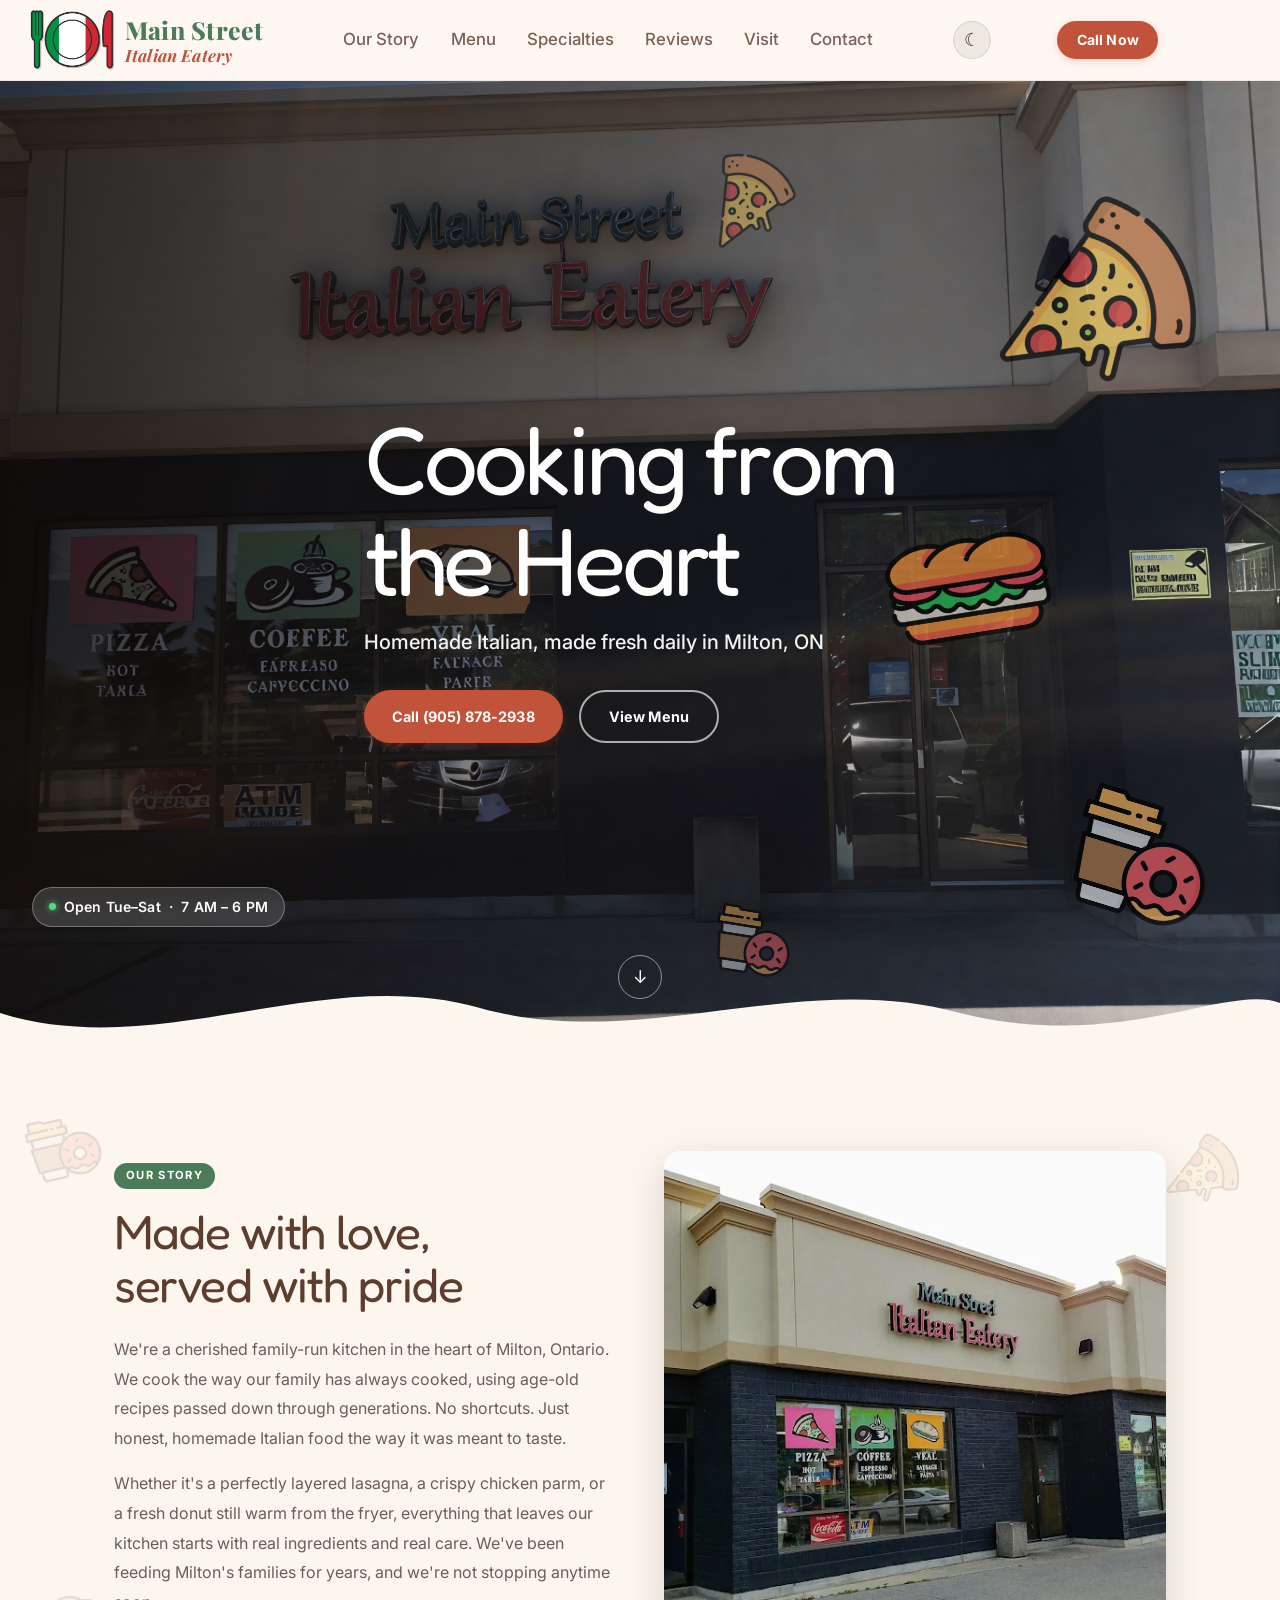
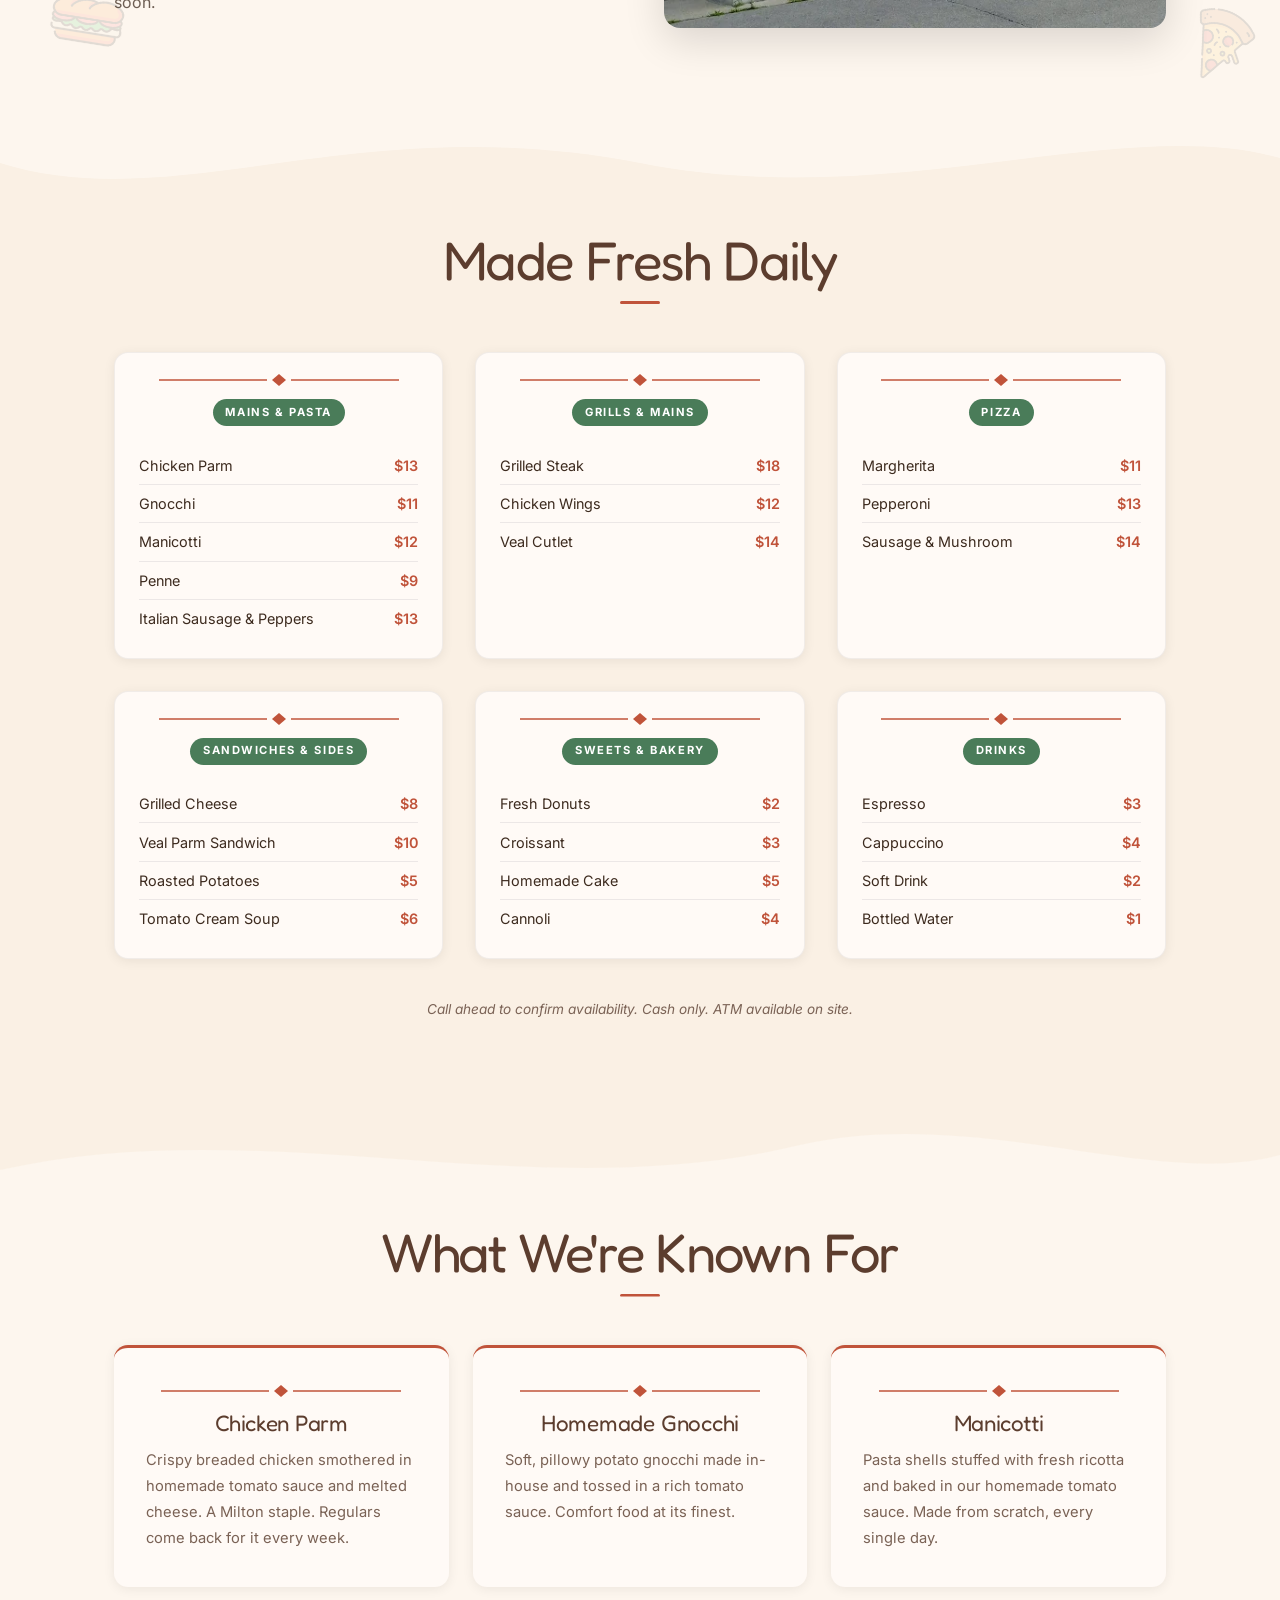
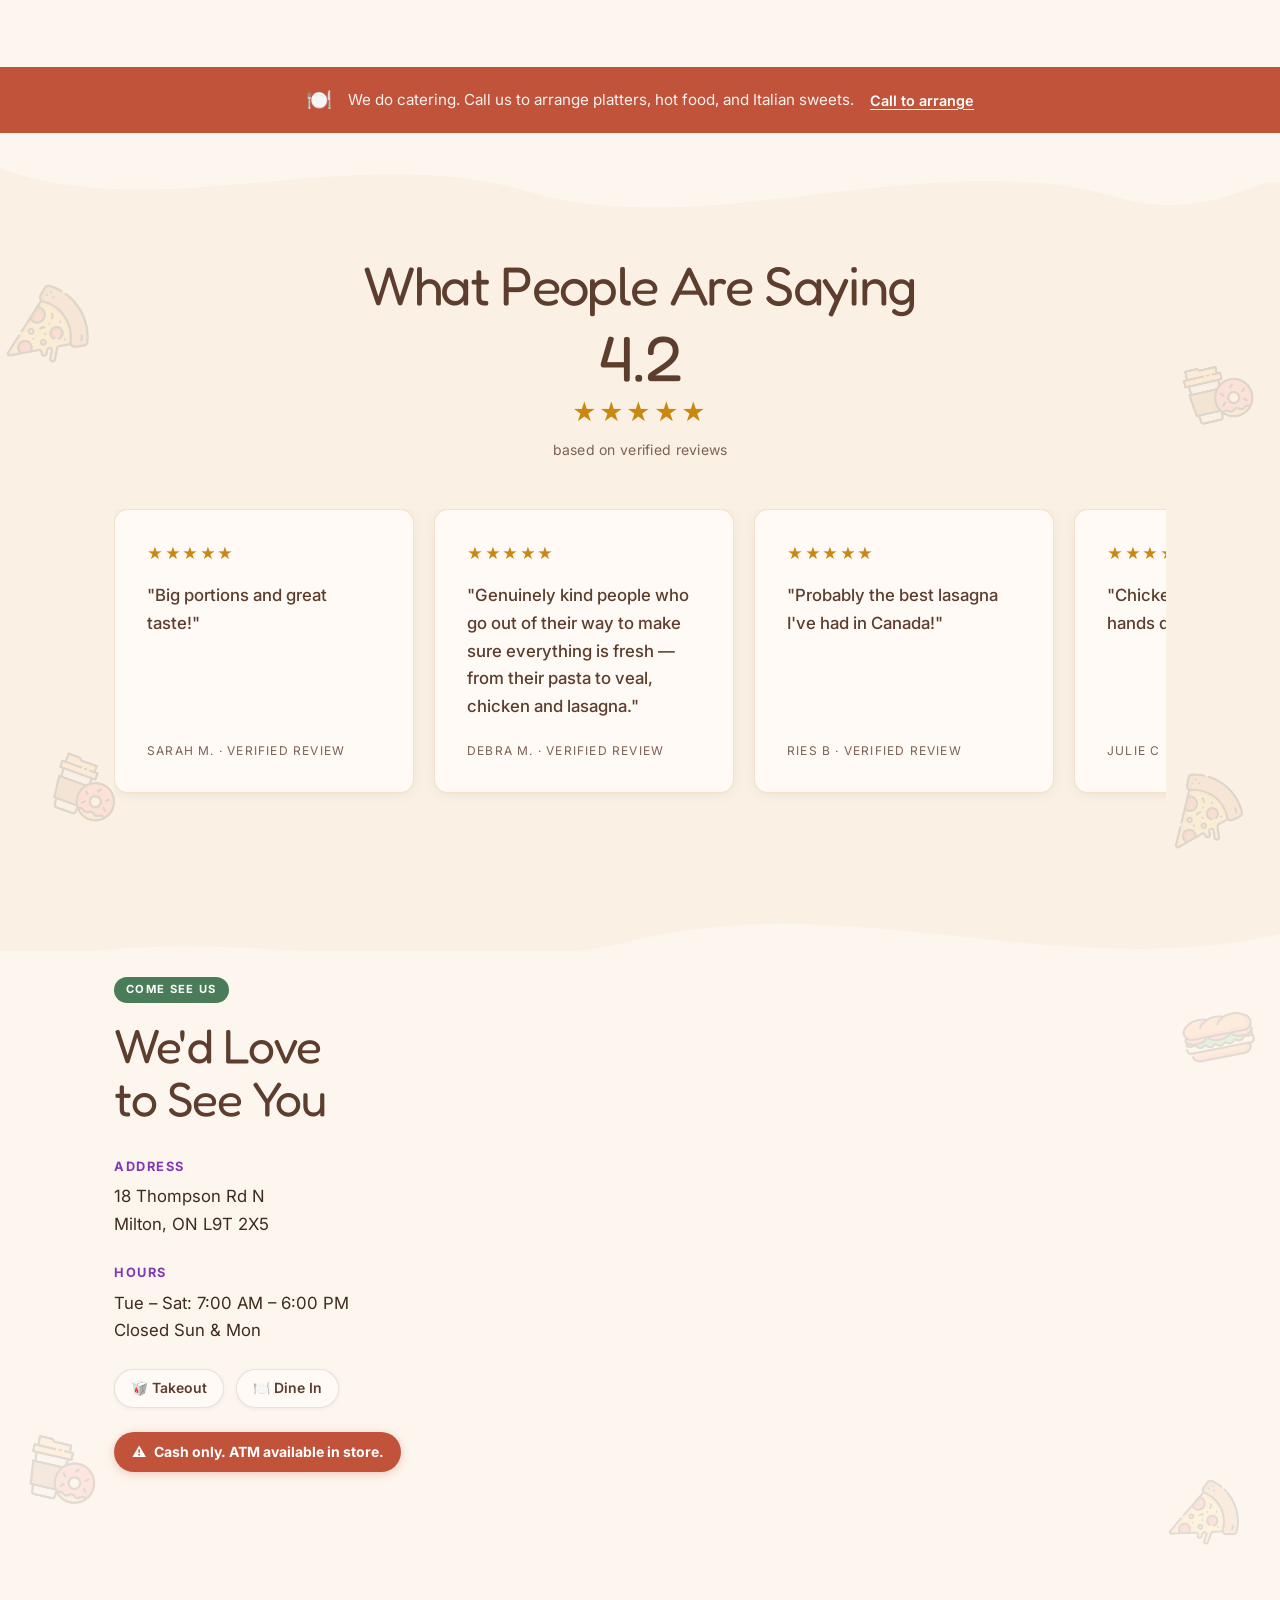
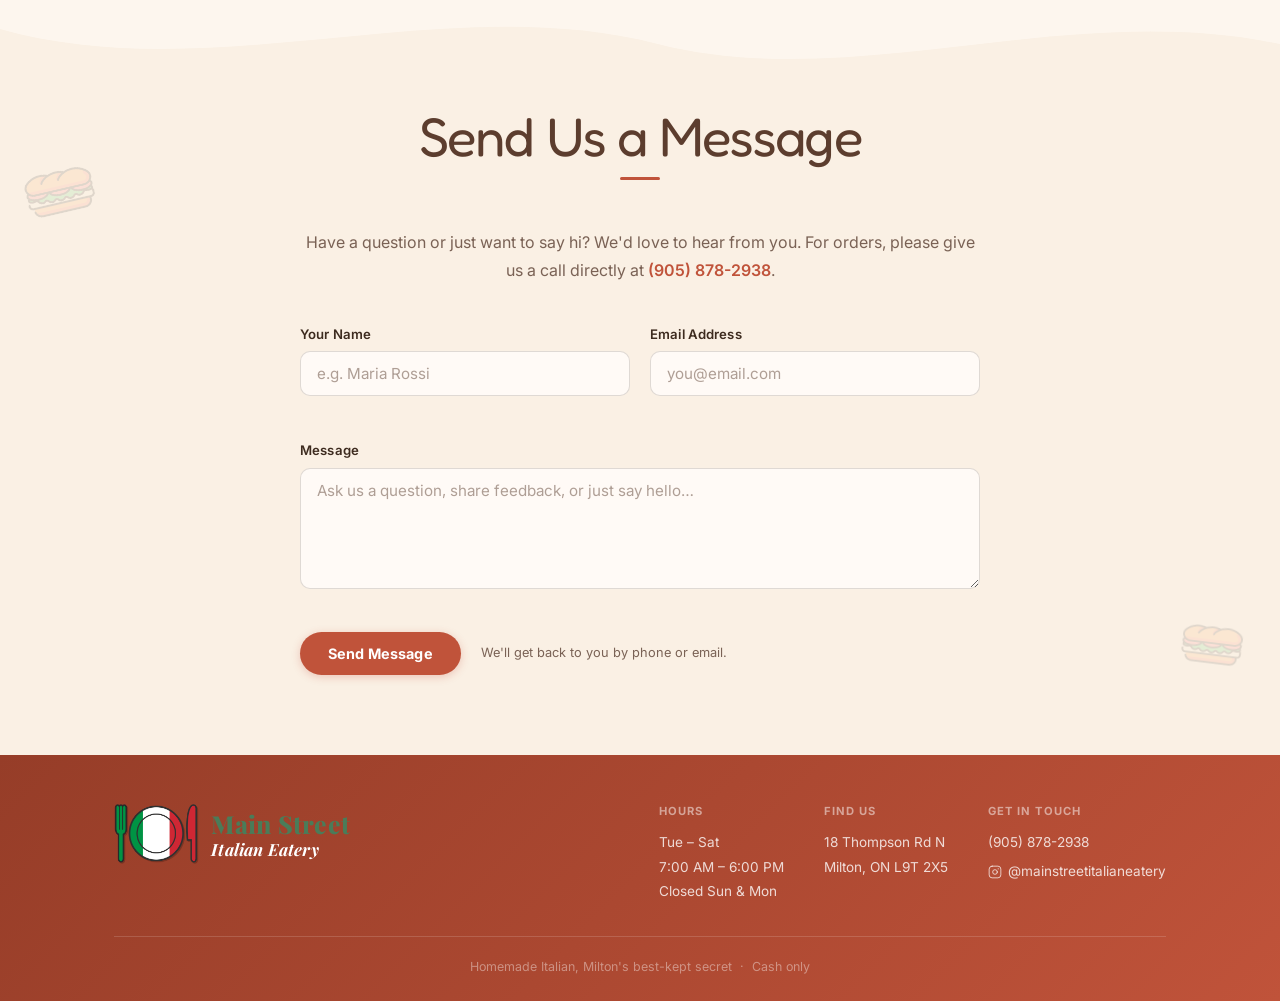
<file: index.html>
<!DOCTYPE html>
<html lang="en">
<head>
  <meta charset="UTF-8" />
  <meta name="viewport" content="width=device-width, initial-scale=1.0" />
  <meta name="description" content="Main Street Italian Eatery — Homemade Italian food made fresh daily in Milton, ON. Chicken parm, lasagna, fresh donuts, and more." />
  <title>Main Street Italian Eatery | Milton, ON</title>
  <link rel="preconnect" href="https://fonts.googleapis.com" />
  <link rel="preconnect" href="https://fonts.gstatic.com" crossorigin />
  <link href="https://fonts.googleapis.com/css2?family=Inter:wght@100;200;300;400;500;600;700;800;900&family=Playfair+Display:ital,wght@0,700;0,800;1,700&family=Fredoka+One&display=swap" rel="stylesheet" />
  <link rel="stylesheet" href="css/styles.css?v=19" />
</head>
<body>

  <!-- Navigation -->
  <nav class="nav" id="nav">
    <div class="nav__inner">
      <a href="#home" class="nav__brand">
        <img src="Italian_cooking_icon.svg.png" alt="" class="nav__brand-logo" aria-hidden="true">
        <span class="nav__brand-text">
          <span class="nav__brand-top">Main Street</span>
          <span class="nav__brand-bottom">Italian Eatery</span>
        </span>
      </a>
      <ul class="nav__links">
        <li><a href="#story">Our Story</a></li>
        <li><a href="#menu">Menu</a></li>
        <li><a href="#specialties">Specialties</a></li>
        <li><a href="#reviews">Reviews</a></li>
        <li><a href="#visit">Visit</a></li>
        <li><a href="#contact">Contact</a></li>
      </ul>
      <button class="nav__theme-toggle" id="theme-toggle" aria-label="Toggle dark mode">
        <span class="nav__theme-icon nav__theme-icon--sun">&#9728;</span>
        <span class="nav__theme-icon nav__theme-icon--moon">&#9790;</span>
      </button>
      <a href="tel:+19058782938" class="nav__cta">Call Now</a>
      <button class="nav__hamburger" id="nav-hamburger" aria-label="Open menu" aria-expanded="false">&#9776;</button>
    </div>
    <div class="nav__mobile" id="nav-mobile">
      <a href="#story">Our Story</a>
      <a href="#menu">Menu</a>
      <a href="#specialties">Specialties</a>
      <a href="#reviews">Reviews</a>
      <a href="#visit">Visit</a>
      <a href="#contact">Contact</a>
      <a href="tel:+19058782938" class="nav__mobile-cta">Call (905) 878-2938</a>
    </div>
  </nav>

  <!-- 1. Hero -->
  <section class="hero" id="home">
    <img src="store.jpg" alt="" class="hero__bg" aria-hidden="true">
    <div class="hero__overlay"></div>
    <!-- Scattered icon pattern — right side of hero -->
    <div class="ip-wrap" aria-hidden="true">
      <img src="pizza.png"        alt="" style="width:185px; top:12%;  right:6%;  transform:rotate(14deg);">
      <img src="sandwich.png"     alt="" style="width:162px; top:43%;  right:18%; transform:rotate(-9deg);">
      <img src="coffeendonut.png" alt="" style="width:148px; bottom:14%; right:5%; transform:rotate(17deg);">
      <img src="pizza.png"        alt="" style="width:88px;  top:7%;   right:38%; transform:rotate(-16deg); opacity:0.45;">
      <img src="coffeendonut.png" alt="" style="width:82px;  bottom:9%; right:38%; transform:rotate(9deg);  opacity:0.45;">
    </div>
    <div class="hero__content container">
      <h1 class="hero__title">Cooking from<br>the Heart</h1>
      <p class="hero__subtitle">Homemade Italian, made fresh daily in Milton, ON</p>
      <div class="hero__actions">
        <a href="tel:+19058782938" class="btn btn--primary">Call (905) 878-2938</a>
        <a href="#menu" class="btn btn--outline">View Menu</a>
      </div>
      <div class="hero__hours hero__hours--inline">
        <span class="hero__hours-dot"></span>
        Open Tue–Sat &nbsp;·&nbsp; 7 AM – 6 PM
      </div>
    </div>
    <div class="hero__hours hero__hours--absolute">
      <span class="hero__hours-dot"></span>
      Open Tue–Sat &nbsp;·&nbsp; 7 AM – 6 PM
    </div>
    <a href="#story" class="hero__scroll" aria-label="Scroll down to Our Story">&#8595;</a>
    <div class="hero__wave" aria-hidden="true">
      <svg viewBox="0 0 1440 120" preserveAspectRatio="none"><path d="M0,60 C180,110 360,10 540,55 C720,100 900,15 1080,60 C1260,100 1380,30 1440,50 L1440,120 L0,120 Z" fill="var(--cream)"/></svg>
    </div>
  </section>

  <!-- 2. Our Story -->
  <section class="story" id="story">
    <!-- Subtle icon pattern in background -->
    <div class="ip-wrap" aria-hidden="true">
      <img src="coffeendonut.png" alt="" style="width:76px; top:6%;    left:2%;  transform:rotate(-13deg);">
      <img src="pizza.png"        alt="" style="width:68px; top:10%;   right:3%; transform:rotate(16deg);">
      <img src="sandwich.png"     alt="" style="width:72px; bottom:8%; left:4%;  transform:rotate(9deg);">
      <img src="pizza.png"        alt="" style="width:65px; bottom:6%; right:2%; transform:rotate(-19deg);">
    </div>
    <div class="container">
      <div class="story__grid">
        <div class="story__copy fade-in--left">
          <span class="badge badge--green">Our Story</span>
          <h2 class="story__title">Made with love,<br>served with pride</h2>
          <p class="story__text">We're a cherished family-run kitchen in the heart of Milton, Ontario. We cook the way our family has always cooked, using age-old recipes passed down through generations. No shortcuts. Just honest, homemade Italian food the way it was meant to taste.</p>
          <p class="story__text">Whether it's a perfectly layered lasagna, a crispy chicken parm, or a fresh donut still warm from the fryer, everything that leaves our kitchen starts with real ingredients and real care. We've been feeding Milton's families for years, and we're not stopping anytime soon.</p>
        </div>
        <div class="story__photo fade-in--right">
          <img src="image.png" alt="Inside Main Street Italian Eatery">
        </div>
      </div>
    </div>
  </section>

  <div class="wave-divider wave-divider--cream-to-parchment" aria-hidden="true"><svg viewBox="0 0 1440 110" preserveAspectRatio="none"><path d="M0,55 C200,110 400,0 720,55 C1000,105 1260,5 1440,50 L1440,110 L0,110 Z" fill="var(--parchment)"/></svg></div>

  <!-- 3. Menu -->
  <section class="menu" id="menu">
    <div class="container">
      <h2 class="section-title fade-in">Made Fresh Daily</h2>
      <div class="section-accent draw-in"></div>

      <div class="menu__tabs" id="menu-tabs" role="tablist" aria-label="Menu categories">
        <button class="menu__tab menu__tab--active" data-tab="mains"      role="tab" aria-selected="true">Mains</button>
        <button class="menu__tab"                   data-tab="grills"     role="tab" aria-selected="false">Grills</button>
        <button class="menu__tab"                   data-tab="pizza"      role="tab" aria-selected="false">Pizza</button>
        <button class="menu__tab"                   data-tab="sandwiches" role="tab" aria-selected="false">Sandwiches</button>
        <button class="menu__tab"                   data-tab="sweets"     role="tab" aria-selected="false">Sweets</button>
        <button class="menu__tab"                   data-tab="drinks"     role="tab" aria-selected="false">Drinks</button>
      </div>

      <div class="menu__grid menu__grid--3">

        <div class="menu__column fade-in" data-category="mains">
          <h3 class="menu__category">Mains &amp; Pasta</h3>
          <ul class="menu__list">
            <li class="menu__item"><span>Chicken Parm</span><span class="menu__price">$13</span></li>
            <li class="menu__item"><span>Gnocchi</span><span class="menu__price">$11</span></li>
            <li class="menu__item"><span>Manicotti</span><span class="menu__price">$12</span></li>
            <li class="menu__item"><span>Penne</span><span class="menu__price">$9</span></li>
            <li class="menu__item"><span>Italian Sausage &amp; Peppers</span><span class="menu__price">$13</span></li>
          </ul>
        </div>

        <div class="menu__column fade-in" data-category="grills">
          <h3 class="menu__category">Grills &amp; Mains</h3>
          <ul class="menu__list">
            <li class="menu__item"><span>Grilled Steak</span><span class="menu__price">$18</span></li>
            <li class="menu__item"><span>Chicken Wings</span><span class="menu__price">$12</span></li>
            <li class="menu__item"><span>Veal Cutlet</span><span class="menu__price">$14</span></li>
          </ul>
        </div>

        <div class="menu__column fade-in" data-category="pizza">
          <h3 class="menu__category">Pizza</h3>
          <ul class="menu__list">
            <li class="menu__item"><span>Margherita</span><span class="menu__price">$11</span></li>
            <li class="menu__item"><span>Pepperoni</span><span class="menu__price">$13</span></li>
            <li class="menu__item"><span>Sausage &amp; Mushroom</span><span class="menu__price">$14</span></li>
          </ul>
        </div>

        <div class="menu__column fade-in" data-category="sandwiches">
          <h3 class="menu__category">Sandwiches &amp; Sides</h3>
          <ul class="menu__list">
            <li class="menu__item"><span>Grilled Cheese</span><span class="menu__price">$8</span></li>
            <li class="menu__item"><span>Veal Parm Sandwich</span><span class="menu__price">$10</span></li>
            <li class="menu__item"><span>Roasted Potatoes</span><span class="menu__price">$5</span></li>
            <li class="menu__item"><span>Tomato Cream Soup</span><span class="menu__price">$6</span></li>
          </ul>
        </div>

        <div class="menu__column fade-in" data-category="sweets">
          <h3 class="menu__category">Sweets &amp; Bakery</h3>
          <ul class="menu__list">
            <li class="menu__item"><span>Fresh Donuts</span><span class="menu__price">$2</span></li>
            <li class="menu__item"><span>Croissant</span><span class="menu__price">$3</span></li>
            <li class="menu__item"><span>Homemade Cake</span><span class="menu__price">$5</span></li>
            <li class="menu__item"><span>Cannoli</span><span class="menu__price">$4</span></li>
          </ul>
        </div>

        <div class="menu__column fade-in" data-category="drinks">
          <h3 class="menu__category">Drinks</h3>
          <ul class="menu__list">
            <li class="menu__item"><span>Espresso</span><span class="menu__price">$3</span></li>
            <li class="menu__item"><span>Cappuccino</span><span class="menu__price">$4</span></li>
            <li class="menu__item"><span>Soft Drink</span><span class="menu__price">$2</span></li>
            <li class="menu__item"><span>Bottled Water</span><span class="menu__price">$1</span></li>
          </ul>
        </div>

      </div>
      <p class="menu__note">Call ahead to confirm availability. Cash only. ATM available on site.</p>
    </div>
  </section>

  <div class="wave-divider wave-divider--parchment-to-cream" aria-hidden="true"><svg viewBox="0 0 1440 110" preserveAspectRatio="none"><path d="M0,70 C300,10 600,110 900,45 C1100,5 1300,90 1440,55 L1440,110 L0,110 Z" fill="var(--cream)"/></svg></div>

  <!-- 4. Specialties -->
  <section class="specialties" id="specialties">
    <div class="container">
      <h2 class="section-title fade-in">What We're Known For</h2>
      <div class="section-accent draw-in"></div>
      <div class="specialties__grid">

        <div class="specialty-card fade-in">
          <h3 class="specialty-card__title">Chicken Parm</h3>
          <p class="specialty-card__desc">Crispy breaded chicken smothered in homemade tomato sauce and melted cheese. A Milton staple. Regulars come back for it every week.</p>
        </div>

        <div class="specialty-card fade-in">
          <h3 class="specialty-card__title">Homemade Gnocchi</h3>
          <p class="specialty-card__desc">Soft, pillowy potato gnocchi made in-house and tossed in a rich tomato sauce. Comfort food at its finest.</p>
        </div>

        <div class="specialty-card fade-in">
          <h3 class="specialty-card__title">Manicotti</h3>
          <p class="specialty-card__desc">Pasta shells stuffed with fresh ricotta and baked in our homemade tomato sauce. Made from scratch, every single day.</p>
        </div>

      </div>
    </div>
  </section>

  <!-- Catering strip -->
  <div class="catering-strip">
    <span class="catering-strip__icon">🍽️</span>
    <p>We do catering. Call us to arrange platters, hot food, and Italian sweets.</p>
    <a href="tel:+19058782938">Call to arrange</a>
  </div>

  <div class="wave-divider wave-divider--cream-to-parchment" aria-hidden="true"><svg viewBox="0 0 1440 110" preserveAspectRatio="none"><path d="M0,35 C180,95 400,5 600,60 C800,110 1050,10 1260,65 C1360,90 1420,40 1440,50 L1440,110 L0,110 Z" fill="var(--parchment)"/></svg></div>

  <!-- 6. Reviews -->
  <section class="reviews" id="reviews">
    <!-- Scattered icon pattern -->
    <div class="ip-wrap" aria-hidden="true">
      <img src="pizza.png"        alt="" style="width:78px; top:7%;    left:1%;  transform:rotate(11deg);">
      <img src="coffeendonut.png" alt="" style="width:70px; top:18%;   right:2%; transform:rotate(-13deg);">
      <img src="coffeendonut.png" alt="" style="width:70px; bottom:10%; left:4%; transform:rotate(20deg);">
      <img src="pizza.png"        alt="" style="width:72px; bottom:7%;  right:3%; transform:rotate(-8deg);">
    </div>
    <div class="container">
      <h2 class="section-title fade-in">What People Are Saying</h2>
      <div class="reviews__stat fade-in">
        <div class="reviews__stat-number">4.7</div>
        <div class="reviews__stat-stars" aria-label="4.7 out of 5 stars">
          <span aria-hidden="true">&#9733;&#9733;&#9733;&#9733;&#9733;</span>
        </div>
        <p class="reviews__stat-label">based on verified reviews</p>
      </div>
      <div class="reviews__scroll-wrap">
        <div class="reviews__grid">

          <div class="review-card">
            <div class="review-card__stars" aria-label="5 out of 5 stars"><span aria-hidden="true">&#9733;&#9733;&#9733;&#9733;&#9733;</span></div>
            <p class="review-card__quote">"Big portions and great taste!"</p>
            <p class="review-card__author">Sarah M. · Verified Review</p>
          </div>

          <div class="review-card">
            <div class="review-card__stars" aria-label="5 out of 5 stars"><span aria-hidden="true">&#9733;&#9733;&#9733;&#9733;&#9733;</span></div>
            <p class="review-card__quote">"Genuinely kind people who go out of their way to make sure everything is fresh — from their pasta to veal, chicken and lasagna."</p>
            <p class="review-card__author">Debra M. · Verified Review</p>
          </div>

          <div class="review-card">
            <div class="review-card__stars" aria-label="5 out of 5 stars"><span aria-hidden="true">&#9733;&#9733;&#9733;&#9733;&#9733;</span></div>
            <p class="review-card__quote">"Probably the best lasagna I've had in Canada!"</p>
            <p class="review-card__author">Ries B · Verified Review</p>
          </div>

          <div class="review-card">
            <div class="review-card__stars" aria-label="5 out of 5 stars"><span aria-hidden="true">&#9733;&#9733;&#9733;&#9733;&#9733;</span></div>
            <p class="review-card__quote">"Chicken parm sandwich is hands down the best!"</p>
            <p class="review-card__author">Julie C · Verified Review</p>
          </div>

          <div class="review-card">
            <div class="review-card__stars" aria-label="5 out of 5 stars"><span aria-hidden="true">&#9733;&#9733;&#9733;&#9733;&#9733;</span></div>
            <p class="review-card__quote">"The sandwiches are great and there's a real family feeling. You leave with a full stomach and a smile."</p>
            <p class="review-card__author">Antonino G · Verified Review</p>
          </div>

          <div class="review-card">
            <div class="review-card__stars" aria-label="5 out of 5 stars"><span aria-hidden="true">&#9733;&#9733;&#9733;&#9733;&#9733;</span></div>
            <p class="review-card__quote">"Small town spirit — great food and an incredible kindness from this establishment."</p>
            <p class="review-card__author">Joyce B · Verified Review</p>
          </div>

          <div class="review-card">
            <div class="review-card__stars" aria-label="4 out of 5 stars"><span aria-hidden="true">&#9733;&#9733;&#9733;&#9733;&#9734;</span></div>
            <p class="review-card__quote">"The quality of the food is always outstanding. Great bang for your buck."</p>
            <p class="review-card__author">Old-Eye · Verified Review</p>
          </div>

          <div class="review-card">
            <div class="review-card__stars" aria-label="5 out of 5 stars"><span aria-hidden="true">&#9733;&#9733;&#9733;&#9733;&#9733;</span></div>
            <p class="review-card__quote">"Better than fancy sit-down Italian places. AMAZING!!!"</p>
            <p class="review-card__author">Meg M · Verified Review</p>
          </div>

        </div>
      </div>
      <div class="reviews__dots" id="reviews-dots" aria-hidden="true"></div>
    </div>
  </section>

  <div class="wave-divider wave-divider--parchment-to-cream wave-divider--pull" aria-hidden="true"><svg viewBox="0 0 1440 110" preserveAspectRatio="none"><path d="M0,80 C240,20 480,105 720,50 C960,0 1200,95 1440,45 L1440,110 L0,110 Z" fill="var(--cream)"/></svg></div>

  <!-- 6. Visit Us -->
  <section class="visit" id="visit">
    <!-- Scattered icon pattern -->
    <div class="ip-wrap" aria-hidden="true">
      <img src="sandwich.png"     alt="" style="width:70px; top:8%;    right:2%; transform:rotate(-11deg);">
      <img src="coffeendonut.png" alt="" style="width:74px; bottom:12%; left:2%; transform:rotate(13deg);">
      <img src="pizza.png"        alt="" style="width:65px; bottom:6%;  right:3%; transform:rotate(19deg);">
    </div>
    <div class="container">
      <div class="visit__grid">

        <div class="visit__info fade-in--left">
          <span class="badge badge--green">Come See Us</span>
          <h2 class="visit__title">We'd Love<br>to See You</h2>

          <div class="visit__detail">
            <h3>Address</h3>
            <p>18 Thompson Rd N<br>Milton, ON L9T 2X5</p>
          </div>

          <div class="visit__detail">
            <h3>Hours</h3>
            <p>Tue &ndash; Sat: 7:00 AM &ndash; 6:00 PM<br>Closed Sun &amp; Mon</p>
          </div>

          <div class="visit__service-badges">
            <span class="visit__service-badge">🥡 Takeout</span>
            <span class="visit__service-badge">🍽️ Dine In</span>
          </div>

          <div class="visit__note">
            <span aria-hidden="true">⚠</span>
            Cash only. ATM available in store.
          </div>
        </div>

        <div class="visit__map fade-in--right">
          <iframe
            src="https://maps.google.com/maps?q=18+Thompson+Rd+N,+Milton,+ON+L9T+2X5,+Canada&output=embed"
            title="Main Street Italian Eatery location map"
            loading="lazy"
            referrerpolicy="no-referrer-when-downgrade">
            <a href="https://maps.google.com/maps?q=18+Thompson+Rd+N,+Milton,+ON+L9T+2X5,+Canada" target="_blank" rel="noopener">View on Google Maps</a>
          </iframe>
        </div>

      </div>
    </div>
  </section>

  <div class="wave-divider wave-divider--cream-to-parchment" aria-hidden="true"><svg viewBox="0 0 1440 110" preserveAspectRatio="none"><path d="M0,45 C240,105 500,5 740,60 C960,110 1200,15 1440,60 L1440,110 L0,110 Z" fill="var(--parchment)"/></svg></div>

  <!-- 7. Contact -->
  <section class="contact" id="contact">
    <div class="ip-wrap" aria-hidden="true">
      <img src="sandwich.png" alt="" style="width:68px; top:10%; left:2%;  transform:rotate(-13deg);">
      <img src="sandwich.png" alt="" style="width:60px; bottom:12%; right:3%; transform:rotate(7deg);">
    </div>
    <div class="container">
      <h2 class="section-title fade-in">Send Us a Message</h2>
      <div class="section-accent draw-in"></div>
      <div class="contact__wrap fade-in">
        <p class="contact__intro">Have a question or just want to say hi? We'd love to hear from you. For orders, please give us a call directly at <a href="tel:+19058782938">(905) 878-2938</a>.</p>
        <form class="contact__form" id="contact-form" novalidate>
          <div class="contact__row">
            <div class="contact__field">
              <label for="contact-name">Your Name</label>
              <input type="text" id="contact-name" name="name" placeholder="e.g. Maria Rossi" autocomplete="name" required />
              <span class="contact__error" id="error-name"></span>
            </div>
            <div class="contact__field">
              <label for="contact-email">Email Address</label>
              <input type="email" id="contact-email" name="email" placeholder="you@email.com" autocomplete="email" required />
              <span class="contact__error" id="error-email"></span>
            </div>
          </div>
          <div class="contact__field">
            <label for="contact-message">Message</label>
            <textarea id="contact-message" name="message" rows="5" placeholder="Ask us a question, share feedback, or just say hello…" required></textarea>
            <span class="contact__error" id="error-message"></span>
          </div>
          <div class="contact__footer">
            <button type="submit" class="btn btn--primary">Send Message</button>
            <p class="contact__note">We'll get back to you by phone or email.</p>
          </div>
        </form>
        <div class="contact__success" id="contact-success" aria-live="polite" hidden>
          <span>&#10003;</span> Thanks! We'll be in touch soon.
        </div>
      </div>
    </div>
  </section>

  <!-- 8. Footer -->
  <footer class="footer">
    <div class="container">
      <div class="footer__top">
        <div class="footer__brand">
          <img src="Italian_cooking_icon.svg.png" alt="" class="footer__logo" aria-hidden="true">
          <div class="footer__brand-text">
            <span class="footer__brand-top">Main Street</span>
            <span class="footer__brand-bottom">Italian Eatery</span>
          </div>
        </div>
        <div class="footer__cols">
          <div class="footer__col">
            <h4 class="footer__col-heading">Hours</h4>
            <p>Tue &ndash; Sat</p>
            <p>7:00 AM &ndash; 6:00 PM</p>
            <p>Closed Sun &amp; Mon</p>
          </div>
          <div class="footer__col">
            <h4 class="footer__col-heading">Find Us</h4>
            <p>18 Thompson Rd N</p>
            <p>Milton, ON L9T 2X5</p>
          </div>
          <div class="footer__col">
            <h4 class="footer__col-heading">Get in Touch</h4>
            <p><a href="tel:+19058782938">(905) 878-2938</a></p>
            <a href="https://www.instagram.com/mainstreetitalianeatery/" target="_blank" rel="noopener" class="footer__instagram" aria-label="Follow us on Instagram">
              <svg xmlns="http://www.w3.org/2000/svg" width="14" height="14" viewBox="0 0 24 24" fill="none" stroke="currentColor" stroke-width="1.5" stroke-linecap="round" stroke-linejoin="round" aria-hidden="true"><rect x="2" y="2" width="20" height="20" rx="5" ry="5"/><circle cx="12" cy="12" r="4"/><circle cx="17.5" cy="6.5" r="1" fill="currentColor" stroke="none"/></svg>
              @mainstreetitalianeatery
            </a>
          </div>
        </div>
      </div>
      <div class="footer__bottom">
        <p>Homemade Italian, Milton's best-kept secret &nbsp;·&nbsp; Cash only</p>
      </div>
    </div>
  </footer>

  <!-- Section progress dots -->
  <nav class="section-dots" id="section-dots" aria-label="Page sections">
    <a href="#home"        class="section-dots__dot" data-label="Home"        aria-label="Go to Home"></a>
    <a href="#story"       class="section-dots__dot" data-label="Our Story"   aria-label="Go to Our Story"></a>
    <a href="#menu"        class="section-dots__dot" data-label="Menu"        aria-label="Go to Menu"></a>
    <a href="#specialties" class="section-dots__dot" data-label="Specialties" aria-label="Go to Specialties"></a>
    <a href="#reviews"     class="section-dots__dot" data-label="Reviews"     aria-label="Go to Reviews"></a>
    <a href="#visit"       class="section-dots__dot" data-label="Visit Us"    aria-label="Go to Visit Us"></a>
    <a href="#contact"     class="section-dots__dot" data-label="Contact"     aria-label="Go to Contact"></a>
  </nav>

  <!-- Back to top button -->
  <button class="back-to-top" id="back-to-top" aria-label="Back to top">
    <svg xmlns="http://www.w3.org/2000/svg" width="18" height="18" viewBox="0 0 24 24" fill="none" stroke="currentColor" stroke-width="2.5" stroke-linecap="round" stroke-linejoin="round" aria-hidden="true"><polyline points="18 15 12 9 6 15"/></svg>
  </button>

  <!-- Sticky mobile call bar -->
  <div class="mobile-call-bar" id="mobile-call-bar">
    <a href="tel:+19058782938" class="mobile-call-bar__btn">
      <svg xmlns="http://www.w3.org/2000/svg" width="18" height="18" viewBox="0 0 24 24" fill="none" stroke="currentColor" stroke-width="2.2" stroke-linecap="round" stroke-linejoin="round" aria-hidden="true"><path d="M22 16.92v3a2 2 0 0 1-2.18 2 19.79 19.79 0 0 1-8.63-3.07A19.5 19.5 0 0 1 4.07 13.18 19.79 19.79 0 0 1 1 4.36a2 2 0 0 1 1.99-2.18h3a2 2 0 0 1 2 1.72c.127.96.361 1.903.7 2.81a2 2 0 0 1-.45 2.11L7.09 9.91a16 16 0 0 0 6 6l1.27-1.27a2 2 0 0 1 2.11-.45c.907.339 1.85.573 2.81.7A2 2 0 0 1 21 16.92Z"/></svg>
      Call (905) 878-2938
    </a>
    <a href="#menu" class="mobile-call-bar__menu">Menu</a>
  </div>

  <script src="js/main.js"></script>
</body>
</html>
</file>
<file: css/styles.css>
/* =========================================
   DESIGN SYSTEM
   ========================================= */

:root {
  --red: #C0533A;
  --red-dark: #963D28;
  --red-light: #FCEEE6;
  --green: #4A7C59;
  --gold: #C98910;
  --surface: #FFFAF6;
  --cream: #FDF6EE;
  --parchment: #FAF0E4;
  --text: #3D2B1F;
  --text-muted: #7A6255;
  --heading: #5C3D2E;
  --font: 'Inter', sans-serif;
  --font-display: 'Fredoka One', 'Inter', sans-serif;
}

[data-theme="dark"] {
  --red: #D4614A;
  --red-dark: #B04535;
  --red-light: #3D1A12;
  --green: #5A9468;
  --gold: #D4A020;
  --surface: #231610;
  --cream: #1A0F08;
  --parchment: #201308;
  --text: #F0E4D8;
  --text-muted: #A08878;
  --heading: #F5D8C0;
}

/* =========================================
   WAVE DIVIDERS
   ========================================= */

.wave-divider {
  display: block;
  width: 100%;
  overflow: hidden;
  line-height: 0;
  margin-bottom: -2px;
}

.wave-divider svg {
  display: block;
  width: 100%;
  height: 110px;
}

.hero__wave {
  position: absolute;
  bottom: -2px;
  left: 0;
  width: 100%;
  z-index: 3;
  line-height: 0;
}

.hero__wave svg {
  display: block;
  width: 100%;
  height: 120px;
}

.wave-divider--cream-to-parchment {
  background: var(--cream);
}

.wave-divider--parchment-to-cream {
  background: var(--parchment);
}

.wave-divider--pull {
  margin-bottom: -3rem;
}

/* =========================================
   RESET
   ========================================= */

*, *::before, *::after {
  box-sizing: border-box;
  margin: 0;
  padding: 0;
}

html {
  scroll-behavior: smooth;
}

body {
  font-family: var(--font);
  color: var(--text);
  background: var(--cream);
  line-height: 1.6;
  -webkit-font-smoothing: antialiased;
}

img {
  max-width: 100%;
  display: block;
}

/* =========================================
   SHARED UTILITIES
   ========================================= */

.container {
  width: 100%;
  max-width: 1100px;
  margin: 0 auto;
  padding: 0 1.5rem;
}

section {
  padding: 5rem 0;
  scroll-margin-top: 80px;
}

.section-title {
  font-family: var(--font-display);
  font-size: clamp(2.4rem, 5vw, 3.4rem);
  font-weight: 400;
  color: var(--heading);
  text-align: center;
  margin-bottom: 0.75rem;
  line-height: 1.05;
  letter-spacing: -0.03em;
}

.section-accent {
  width: 40px;
  height: 3px;
  background: var(--red);
  margin: 0 auto 3rem;
  border-radius: 2px;
}

/* Colorful badge component */
.badge {
  display: inline-block;
  font-family: var(--font);
  font-size: 0.7rem;
  font-weight: 700;
  letter-spacing: 0.12em;
  text-transform: uppercase;
  border-radius: 999px;
  padding: 0.25rem 0.75rem;
  margin-bottom: 1rem;
}

.badge--green {
  background: var(--green);
  color: #FFFFFF;
}

.badge--red {
  background: var(--red);
  color: #FFFFFF;
}

.badge--red-light {
  background: var(--red-light);
  color: var(--red-dark);
}

/* =========================================
   ANIMATIONS
   ========================================= */

/* Hero entrance */
@keyframes heroIn {
  from { opacity: 0; transform: translateY(40px); }
  to   { opacity: 1; transform: translateY(0); }
}

.hero__title {
  animation: heroIn 1s cubic-bezier(0.22, 1, 0.36, 1) 0.1s both;
}
.hero__subtitle {
  animation: heroIn 1s cubic-bezier(0.22, 1, 0.36, 1) 0.3s both;
}
.hero__actions {
  animation: heroIn 1s cubic-bezier(0.22, 1, 0.36, 1) 0.5s both;
}
.hero__hours--inline,
.hero__hours--absolute {
  animation: heroIn 1s cubic-bezier(0.22, 1, 0.36, 1) 0.65s both;
}

/* Pulsing green dot */
@keyframes pulseDot {
  0%, 100% { box-shadow: 0 0 6px #4ade80, 0 0 0 0 rgba(74, 222, 128, 0.5); }
  60%       { box-shadow: 0 0 6px #4ade80, 0 0 0 7px rgba(74, 222, 128, 0); }
}

.hero__hours-dot {
  animation: pulseDot 2.4s ease-in-out infinite;
}

/* Section accent line draw */
.draw-in {
  clip-path: inset(0 100% 0 0);
  transition: clip-path 0.7s cubic-bezier(0.22, 1, 0.36, 1) 0.15s;
}
.draw-in.visible {
  clip-path: inset(0 0% 0 0);
}

/* Scroll-triggered fade-up */
.fade-in {
  opacity: 0;
  transform: translateY(28px);
  transition: opacity 0.7s cubic-bezier(0.22, 1, 0.36, 1),
              transform 0.7s cubic-bezier(0.22, 1, 0.36, 1);
}

.fade-in.visible {
  opacity: 1;
  transform: none;
}

/* =========================================
   ICON PATTERN (scattered decorative polka-dot)
   ========================================= */

.ip-wrap {
  position: absolute;
  inset: 0;
  z-index: 2;
  pointer-events: none;
  overflow: hidden;
  user-select: none;
}

.ip-wrap img {
  position: absolute;
  display: block;
  opacity: 0.11;
}

/* Hero icons are more visible (dark overlay behind them) */
.hero .ip-wrap img {
  opacity: 0.65;
}

/* In dark mode, keep natural colors but reduce opacity to blend with dark backgrounds */
[data-theme="dark"] .ip-wrap img {
  opacity: 0.18;
}

[data-theme="dark"] .hero .ip-wrap img {
  opacity: 0.45;
}

/* =========================================
   NAVIGATION
   ========================================= */

.nav {
  position: sticky;
  top: 0;
  z-index: 100;
  background: rgba(255, 248, 242, 0.97);
  border-bottom: 1px solid rgba(28, 18, 10, 0.07);
  backdrop-filter: blur(16px);
  -webkit-backdrop-filter: blur(16px);
  transition: box-shadow 0.2s ease;
}

.nav.scrolled {
  box-shadow: 0 2px 16px rgba(0, 0, 0, 0.08);
  background: rgba(255, 248, 242, 0.99);
}

[data-theme="dark"] .nav {
  background: rgba(26, 15, 8, 0.97);
  border-bottom-color: rgba(255, 255, 255, 0.07);
}

[data-theme="dark"] .nav.scrolled {
  background: rgba(26, 15, 8, 0.99);
  box-shadow: 0 2px 16px rgba(0, 0, 0, 0.3);
}

.nav__inner {
  display: flex;
  align-items: center;
  justify-content: space-between;
  height: 80px;
  padding: 0 2rem 0 0;
  max-width: 1100px;
  margin: 0 auto;
}

.nav__brand {
  display: inline-flex;
  flex-direction: row;
  align-items: center;
  gap: 0.6rem;
  text-decoration: none;
  flex-shrink: 0;
  margin-left: -3.75rem;
}

@media (max-width: 767px) {
  .nav__brand {
    margin-left: 0;
  }
}

.nav__brand-logo {
  height: 62px;
  width: auto;
  display: block;
  flex-shrink: 0;
}

.nav__brand-text {
  display: flex;
  flex-direction: column;
  align-items: flex-start;
  line-height: 1.2;
}

.nav__brand-top {
  font-family: 'Playfair Display', Georgia, serif;
  font-size: 1.55rem;
  font-weight: 800;
  color: var(--green);
  letter-spacing: 0.01em;
}

.nav__brand-bottom {
  font-family: 'Playfair Display', Georgia, serif;
  font-size: 1.05rem;
  font-weight: 700;
  font-style: italic;
  color: var(--red);
  letter-spacing: 0.01em;
}

.nav__links {
  display: flex;
  align-items: center;
  gap: 0.25rem;
  list-style: none;
}

.nav__links a {
  font-family: var(--font);
  font-size: 1.05rem;
  font-weight: 500;
  color: var(--text-muted);
  text-decoration: none;
  padding: 0.4rem 0.85rem;
  border-radius: 999px;
  position: relative;
  transition: color 0.18s ease, background 0.18s ease;
}

.nav__links a::after {
  content: '';
  position: absolute;
  bottom: 4px;
  left: 0.85rem;
  right: 0.85rem;
  height: 2px;
  background: var(--red);
  border-radius: 999px;
  transform: scaleX(0);
  transform-origin: left;
  transition: transform 0.22s cubic-bezier(0.22, 1, 0.36, 1);
}

.nav__links a:hover {
  color: var(--text);
  background: rgba(28, 18, 10, 0.06);
}

.nav__links a:hover::after {
  transform: scaleX(1);
}

.nav__links a:focus-visible {
  outline: 2px solid var(--red);
  outline-offset: 2px;
}

.nav__cta {
  display: inline-block;
  background: var(--red);
  color: #FFFFFF;
  font-family: var(--font);
  font-size: 0.875rem;
  font-weight: 700;
  letter-spacing: 0.01em;
  padding: 0.5rem 1.2rem;
  border-radius: 999px;
  text-decoration: none;
  transition: background 0.18s ease, box-shadow 0.18s ease, transform 0.18s ease;
  white-space: nowrap;
  box-shadow: 0 2px 8px rgba(194, 69, 50, 0.22);
}

.nav__cta:hover {
  background: var(--red-dark);
  box-shadow: 0 4px 14px rgba(194, 69, 50, 0.32);
  transform: translateY(-1px);
}

.nav__cta:focus-visible {
  outline: 3px solid var(--red);
  outline-offset: 3px;
}

.nav__theme-toggle {
  display: inline-flex;
  align-items: center;
  justify-content: center;
  background: rgba(28, 18, 10, 0.07);
  border: 1.5px solid rgba(28, 18, 10, 0.1);
  border-radius: 999px;
  width: 38px;
  height: 38px;
  cursor: pointer;
  font-size: 1.1rem;
  color: var(--text);
  transition: background 0.2s ease, border-color 0.2s ease, transform 0.2s ease;
  flex-shrink: 0;
}

.nav__theme-toggle:hover {
  background: rgba(28, 18, 10, 0.12);
  transform: rotate(20deg);
}

.nav__theme-toggle:focus-visible {
  outline: 2px solid var(--red);
  outline-offset: 2px;
}

/* show sun in dark mode, moon in light mode */
.nav__theme-icon--sun { display: none; }
.nav__theme-icon--moon { display: inline; }

[data-theme="dark"] .nav__theme-icon--sun { display: inline; }
[data-theme="dark"] .nav__theme-icon--moon { display: none; }

[data-theme="dark"] .nav__theme-toggle {
  background: rgba(255, 255, 255, 0.08);
  border-color: rgba(255, 255, 255, 0.15);
}

[data-theme="dark"] .nav__theme-toggle:hover {
  background: rgba(255, 255, 255, 0.14);
}

.nav__hamburger {
  display: none;
  background: none;
  border: none;
  cursor: pointer;
  font-size: 1.5rem;
  color: var(--text);
  padding: 0.25rem;
  line-height: 1;
}

.nav__mobile {
  display: none;
  flex-direction: column;
  background: var(--cream);
  border-top: 1px solid rgba(28, 18, 10, 0.08);
  padding: 1rem 1.5rem 1.5rem;
}

.nav__mobile.nav__mobile--open {
  display: flex;
}

[data-theme="dark"] .nav__mobile {
  background: var(--cream);
  border-top-color: rgba(255, 255, 255, 0.07);
}

[data-theme="dark"] .nav__links a:hover {
  background: rgba(255, 255, 255, 0.07);
  color: var(--text);
}

.nav__mobile a {
  font-family: var(--font);
  font-size: 1.05rem;
  font-weight: 500;
  color: var(--text);
  text-decoration: none;
  padding: 0.9rem 0;
  min-height: 44px;
  display: flex;
  align-items: center;
  border-bottom: 1px solid rgba(17, 24, 39, 0.06);
}

.nav__mobile a:last-of-type {
  border-bottom: none;
}

.nav__mobile-cta {
  display: block;
  background: var(--red);
  color: #FFFFFF;
  font-family: var(--font);
  font-size: 1rem;
  font-weight: 700;
  letter-spacing: 0.01em;
  text-align: center;
  padding: 0.875rem;
  border-radius: 999px;
  text-decoration: none;
  margin-top: 1rem;
  box-shadow: 0 2px 10px rgba(194, 69, 50, 0.25);
  transition: background 0.18s ease, box-shadow 0.18s ease;
}

.nav__mobile-cta:hover {
  background: var(--red-dark);
  box-shadow: 0 4px 16px rgba(194, 69, 50, 0.35);
}

@media (max-width: 767px) {
  .nav__links {
    display: none;
  }
  .nav__cta {
    display: none;
  }
  .nav__hamburger {
    display: block;
  }
}

/* =========================================
   BUTTONS
   ========================================= */

.btn {
  display: inline-flex;
  align-items: center;
  justify-content: center;
  font-family: var(--font);
  font-size: 0.9rem;
  font-weight: 700;
  letter-spacing: 0.01em;
  padding: 0.8rem 1.75rem;
  border-radius: 999px;
  text-decoration: none;
  border: none;
  cursor: pointer;
  transition: transform 0.18s ease, box-shadow 0.18s ease, background 0.18s ease, border-color 0.18s ease;
  white-space: nowrap;
}

.btn--primary {
  background: var(--red);
  color: #FFFFFF;
  box-shadow: 0 2px 8px rgba(194, 69, 50, 0.25);
}

.btn--primary:hover {
  background: var(--red-dark);
  box-shadow: 0 6px 20px rgba(194, 69, 50, 0.38);
  transform: translateY(-2px);
}

.btn--primary:active {
  transform: translateY(0);
  box-shadow: 0 2px 8px rgba(194, 69, 50, 0.25);
}

.btn--primary:focus-visible {
  outline: 3px solid var(--red);
  outline-offset: 3px;
}

.btn--outline {
  background: transparent;
  color: #FFFFFF;
  border: 2px solid rgba(255, 255, 255, 0.65);
}

.btn--outline:hover {
  background: rgba(255, 255, 255, 0.12);
  border-color: #FFFFFF;
  transform: translateY(-2px);
}

.btn--outline:active {
  transform: translateY(0);
}

.btn--outline:focus-visible {
  outline: 3px solid #FFFFFF;
  outline-offset: 3px;
}

/* =========================================
   HERO
   ========================================= */

.hero {
  position: relative;
  height: 110vh;
  min-height: 700px;
  display: flex;
  align-items: center;
  overflow: hidden;
}

.hero__bg {
  position: absolute;
  inset: 0;
  width: 100%;
  height: 100%;
  object-fit: cover;
  object-position: center 70%;
  z-index: 0;
}

.hero__overlay {
  position: absolute;
  inset: 0;
  z-index: 1;
  background: linear-gradient(
    to right,
    rgba(12, 6, 2, 0.76) 0%,
    rgba(12, 6, 2, 0.48) 40%,
    rgba(12, 6, 2, 0.04) 100%
  );
}

@media (max-width: 767px) {
  .hero {
    height: 85vh;
    min-height: 560px;
  }
  .hero .ip-wrap {
    display: none;
  }
  .hero__overlay {
    background: rgba(15, 8, 3, 0.52);
  }
}

.hero__content {
  position: relative;
  z-index: 3;
  padding-top: 2rem;
  padding-bottom: 2rem;
  max-width: 600px;
}

.hero__title {
  font-family: var(--font-display);
  font-size: clamp(3rem, 9vw, 6rem);
  font-weight: 400;
  line-height: 1.05;
  color: #FFFFFF;
  margin-bottom: 1rem;
  letter-spacing: -0.04em;
}

.hero__subtitle {
  font-size: clamp(1.05rem, 2vw, 1.25rem);
  font-weight: 500;
  color: rgba(255, 255, 255, 0.95);
  text-shadow: 0 1px 6px rgba(0, 0, 0, 0.45);
  margin-bottom: 2rem;
  line-height: 1.6;
}

.hero__actions {
  display: flex;
  flex-wrap: wrap;
  gap: 1rem;
}

.hero__hours {
  position: absolute;
  bottom: 9rem;
  left: 2rem;
  z-index: 4;
  z-index: 3;
  display: inline-flex;
  align-items: center;
  gap: 0.5rem;
  background: rgba(255, 255, 255, 0.15);
  backdrop-filter: blur(10px);
  -webkit-backdrop-filter: blur(10px);
  border: 1px solid rgba(255, 255, 255, 0.3);
  color: #FFFFFF;
  font-size: 0.875rem;
  font-weight: 600;
  padding: 0.5rem 1rem;
  border-radius: 999px;
  letter-spacing: 0.01em;
}

.hero__hours-dot {
  width: 7px;
  height: 7px;
  border-radius: 50%;
  background: #4ade80;
  flex-shrink: 0;
  box-shadow: 0 0 6px #4ade80;
}

.hero__hours--inline {
  display: none;
  margin-top: 1.5rem;
  position: static;
  font-size: 0.8rem;
  width: fit-content;
}

@media (max-width: 767px) {
  .hero__hours--absolute {
    display: none;
  }
  .hero__hours--inline {
    display: inline-flex;
  }
  .hero__scroll {
    display: none;
  }
}

.hero__scroll {
  position: absolute;
  z-index: 5;
  bottom: 4.5rem;
  left: 50%;
  transform: translateX(-50%);
  display: inline-flex;
  align-items: center;
  justify-content: center;
  width: 44px;
  height: 44px;
  border: 1.5px solid rgba(255, 255, 255, 0.5);
  border-radius: 50%;
  color: #FFFFFF;
  text-decoration: none;
  font-size: 1.1rem;
  animation: bounce 2.2s ease-in-out infinite;
  transition: border-color 0.2s ease, background 0.2s ease;
}

.hero__scroll:hover,
.hero__scroll:focus-visible {
  border-color: #FFFFFF;
  background: rgba(255, 255, 255, 0.1);
  outline: 2px solid #FFFFFF;
  outline-offset: 3px;
}

@keyframes bounce {
  0%, 100% { transform: translateX(-50%) translateY(0); }
  50% { transform: translateX(-50%) translateY(8px); }
}

@media (max-width: 767px) {
  .hero__content {
    text-align: center;
    max-width: 100%;
  }
  .hero__actions {
    display: none;
  }
}

/* =========================================
   OUR STORY
   ========================================= */

.story {
  background: var(--cream);
  position: relative;
  overflow: hidden;
}

.story__grid {
  display: grid;
  grid-template-columns: 1fr;
  gap: 3rem;
  align-items: center;
}

.story__title {
  font-family: var(--font-display);
  font-size: clamp(2rem, 4vw, 3rem);
  font-weight: 400;
  color: var(--heading);
  margin-bottom: 1.5rem;
  line-height: 1.1;
  letter-spacing: -0.03em;
}

.story__text {
  font-size: 1rem;
  line-height: 1.85;
  color: var(--text);
  opacity: 0.75;
}

.story__text + .story__text {
  margin-top: 1rem;
}

.story__photo {
  border-radius: 16px;
  overflow: hidden;
  min-height: 320px;
  box-shadow: 0 12px 40px rgba(0, 0, 0, 0.14);
}

.story__photo img {
  width: 100%;
  height: 100%;
  object-fit: cover;
  display: block;
  min-height: 320px;
}

@media (min-width: 768px) {
  .story__grid {
    grid-template-columns: 1fr 1fr;
  }
}

/* =========================================
   MENU
   ========================================= */

.menu {
  background: var(--parchment);
  padding-top: 1rem;
}

.menu__grid {
  display: grid;
  grid-template-columns: 1fr;
  gap: 2rem;
}

.menu__column {
  background: var(--surface);
  border-radius: 14px;
  padding: 1.25rem 1.5rem;
  box-shadow: 0 2px 12px rgba(0, 0, 0, 0.07);
  border: 1px solid rgba(28, 18, 10, 0.06);
}

.menu__column::before {
  content: "";
  display: block;
  height: 14px;
  background-image: url("data:image/svg+xml,%3Csvg xmlns='http://www.w3.org/2000/svg' width='240' height='14'%3E%3Cline x1='0' y1='7' x2='108' y2='7' stroke='%23C0533A' stroke-width='1.5'/%3E%3Cpolygon points='120,1 127,7 120,13 113,7' fill='%23C0533A'/%3E%3Cline x1='132' y1='7' x2='240' y2='7' stroke='%23C0533A' stroke-width='1.5'/%3E%3C/svg%3E");
  background-repeat: no-repeat;
  background-position: center;
  margin-bottom: 0.75rem;
}

.menu__category {
  display: block;
  text-align: center;
  font-family: var(--font);
  font-size: 0.7rem;
  font-weight: 700;
  letter-spacing: 0.14em;
  text-transform: uppercase;
  color: #FFFFFF;
  background: var(--green);
  padding: 0.3rem 0.8rem;
  border-radius: 999px;
  margin-bottom: 1.25rem;
  width: fit-content;
  margin-left: auto;
  margin-right: auto;
}

.menu__list {
  list-style: none;
}

.menu__item {
  display: flex;
  justify-content: space-between;
  align-items: baseline;
  padding: 0.45rem 0;
  font-size: 0.9rem;
  border-bottom: 1px solid rgba(17, 24, 39, 0.08);
  gap: 1rem;
}

.menu__item:last-child {
  border-bottom: none;
}

.menu__price {
  color: var(--red);
  font-weight: 600;
  white-space: nowrap;
  flex-shrink: 0;
}

.menu__note {
  text-align: center;
  margin-top: 2.5rem;
  font-size: 0.85rem;
  color: var(--text-muted);
  font-style: italic;
}

@media (min-width: 600px) {
  .menu__grid {
    grid-template-columns: 1fr 1fr;
  }
}

@media (min-width: 860px) {
  .menu__grid {
    grid-template-columns: repeat(4, 1fr);
  }
  .menu__grid--3 {
    grid-template-columns: repeat(3, 1fr);
  }
}

@media (min-width: 600px) and (max-width: 859px) {
  .menu__grid--3 {
    grid-template-columns: repeat(2, 1fr);
  }
}

/* =========================================
   SPECIALTIES
   ========================================= */

.specialties {
  background: var(--cream);
  padding-top: 1rem;
}

.specialties__grid {
  display: grid;
  grid-template-columns: 1fr;
  gap: 1.5rem;
}

.specialty-card {
  background: var(--surface);
  border-radius: 14px;
  padding: 2.25rem 2rem;
  box-shadow: 0 2px 12px rgba(0, 0, 0, 0.07);
  transition: transform 0.22s ease, box-shadow 0.22s ease;
  border-top: 3px solid var(--red);
}

.specialty-card::before {
  content: "";
  display: block;
  height: 14px;
  background-image: url("data:image/svg+xml,%3Csvg xmlns='http://www.w3.org/2000/svg' width='240' height='14'%3E%3Cline x1='0' y1='7' x2='108' y2='7' stroke='%23C0533A' stroke-width='1.5'/%3E%3Cpolygon points='120,1 127,7 120,13 113,7' fill='%23C0533A'/%3E%3Cline x1='132' y1='7' x2='240' y2='7' stroke='%23C0533A' stroke-width='1.5'/%3E%3C/svg%3E");
  background-repeat: no-repeat;
  background-position: center;
  margin-bottom: 0.75rem;
}

[data-theme="dark"] .specialty-card::before {
  background-image: url("data:image/svg+xml,%3Csvg xmlns='http://www.w3.org/2000/svg' width='240' height='14'%3E%3Cline x1='0' y1='7' x2='108' y2='7' stroke='%23D4614A' stroke-width='1.5'/%3E%3Cpolygon points='120,1 127,7 120,13 113,7' fill='%23D4614A'/%3E%3Cline x1='132' y1='7' x2='240' y2='7' stroke='%23D4614A' stroke-width='1.5'/%3E%3C/svg%3E");
}

.specialty-card:hover {
  transform: translateY(-6px);
  box-shadow: 0 16px 36px rgba(194, 69, 50, 0.15);
}

.specialty-card__title {
  font-family: var(--font-display);
  font-size: 1.4rem;
  font-weight: 400;
  color: var(--heading);
  margin-bottom: 0.75rem;
  line-height: 1.2;
  letter-spacing: -0.01em;
  text-align: center;
}

.specialty-card__desc {
  font-size: 0.92rem;
  line-height: 1.75;
  color: var(--text-muted);
}

@media (min-width: 768px) {
  .specialties__grid {
    grid-template-columns: repeat(3, 1fr);
  }
}

/* =========================================
   CATERING STRIP
   ========================================= */

[data-theme="dark"] .catering-strip {
  background: var(--red-dark);
}

.catering-strip {
  background: var(--red);
  display: flex;
  align-items: center;
  justify-content: center;
  gap: 1rem;
  padding: 1rem 2rem;
  flex-wrap: wrap;
}

.catering-strip__icon {
  font-size: 1.3rem;
  flex-shrink: 0;
}

.catering-strip p {
  color: rgba(255, 255, 255, 0.92);
  font-size: 0.95rem;
  margin: 0;
  line-height: 1.5;
}

.catering-strip a {
  color: #fff;
  font-weight: 600;
  font-size: 0.9rem;
  white-space: nowrap;
  text-decoration: underline;
  text-underline-offset: 3px;
  flex-shrink: 0;
}

@media (max-width: 767px) {
  .catering-strip {
    flex-direction: column;
    gap: 0.5rem;
    text-align: center;
    padding: 1rem 1.5rem;
  }
  .catering-strip p {
    font-size: 0.88rem;
  }
}

/* =========================================
   REVIEWS
   ========================================= */

.reviews {
  background: var(--parchment);
  position: relative;
  overflow: hidden;
  padding-top: 1rem;
}

.reviews__stat {
  text-align: center;
  margin-bottom: 3rem;
}

.reviews__stat-number {
  font-family: var(--font-display);
  font-size: 4rem;
  font-weight: 400;
  color: var(--heading);
  letter-spacing: -0.02em;
  line-height: 1;
  margin-bottom: 0.25rem;
}

.reviews__stat-stars {
  color: var(--gold);
  font-size: 1.5rem;
  letter-spacing: 0.1em;
  margin-bottom: 0.4rem;
}

.reviews__stat-label {
  font-size: 0.875rem;
  color: var(--text-muted);
  letter-spacing: 0.02em;
}

.reviews__scroll-wrap {
  overflow-x: auto;
  padding-bottom: 1rem;
  cursor: grab;
  -webkit-overflow-scrolling: touch;
  scrollbar-width: thin;
  scrollbar-color: var(--gold) transparent;
}

.reviews__scroll-wrap:active {
  cursor: grabbing;
}

.reviews__scroll-wrap::-webkit-scrollbar {
  height: 4px;
}

.reviews__scroll-wrap::-webkit-scrollbar-track {
  background: transparent;
}

.reviews__scroll-wrap::-webkit-scrollbar-thumb {
  background: var(--gold);
  border-radius: 999px;
}

.reviews__grid {
  display: flex;
  gap: 1.25rem;
  width: max-content;
}

.review-card {
  background: var(--surface);
  padding: 2rem;
  border-radius: 14px;
  border: 1.5px solid rgba(201, 137, 16, 0.2);
  box-shadow: 0 2px 12px rgba(0, 0, 0, 0.06);
  display: flex;
  flex-direction: column;
  transition: transform 0.22s ease, box-shadow 0.22s ease;
}

.review-card:hover {
  transform: translateY(-4px);
  box-shadow: 0 10px 28px rgba(0, 0, 0, 0.1);
}

.review-card__stars {
  color: var(--gold);
  font-size: 0.95rem;
  letter-spacing: 0.1em;
  margin-bottom: 1rem;
}

.review-card__quote {
  font-family: var(--font);
  font-size: 1.05rem;
  font-weight: 500;
  line-height: 1.65;
  color: var(--heading);
  margin-bottom: 1.25rem;
}

.review-card__author {
  font-size: 0.75rem;
  color: var(--text-muted);
  text-transform: uppercase;
  letter-spacing: 0.1em;
  margin-top: auto;
}

.review-card {
  flex: 0 0 300px;
}

@media (max-width: 767px) {
  .review-card {
    flex: 0 0 82vw;
    min-width: 0;
  }

  .reviews__scroll-wrap {
    overflow-x: scroll;
    scroll-snap-type: x mandatory;
    -webkit-overflow-scrolling: touch;
  }

  .review-card {
    scroll-snap-align: start;
  }
}

/* =========================================
   VISIT US
   ========================================= */

.visit {
  background: var(--cream);
  position: relative;
  overflow: hidden;
  padding-top: 1.5rem;
}

.visit__grid {
  display: grid;
  grid-template-columns: 1fr;
  gap: 3rem;
  align-items: start;
}

.visit__title {
  font-family: var(--font-display);
  font-size: clamp(2rem, 4vw, 3rem);
  font-weight: 400;
  color: var(--heading);
  margin-bottom: 2rem;
  line-height: 1.1;
  letter-spacing: -0.03em;
}

.visit__detail {
  margin-bottom: 1.5rem;
}

.visit__detail h3 {
  font-size: 0.8rem;
  font-weight: 700;
  letter-spacing: 0.12em;
  text-transform: uppercase;
  color: #8038B8;
  margin-bottom: 0.4rem;
}

.visit__detail p,
.visit__detail a {
  font-size: 1.05rem;
  color: var(--text);
  text-decoration: none;
  line-height: 1.65;
}

.visit__detail a:hover {
  color: var(--red);
}

.visit__note {
  display: inline-flex;
  align-items: center;
  gap: 0.5rem;
  background: var(--red);
  color: #FFFFFF;
  font-family: var(--font);
  font-weight: 700;
  font-size: 0.875rem;
  padding: 0.55rem 1.1rem;
  border-radius: 999px;
  margin-bottom: 2rem;
  box-shadow: 0 2px 10px rgba(194, 69, 50, 0.25);
}

.visit__service-badges {
  display: flex;
  gap: 0.75rem;
  margin-bottom: 1.5rem;
  flex-wrap: wrap;
}

.visit__service-badge {
  display: inline-flex;
  align-items: center;
  gap: 0.35rem;
  background: var(--surface);
  border: 1.5px solid rgba(28, 18, 10, 0.1);
  color: var(--heading);
  font-size: 0.875rem;
  font-weight: 600;
  padding: 0.45rem 1rem;
  border-radius: 999px;
  box-shadow: 0 1px 4px rgba(0,0,0,0.06);
}

[data-theme="dark"] .visit__service-badge {
  border-color: rgba(255,255,255,0.12);
  background: var(--parchment);
}

.visit__tagline {
  font-family: var(--font-display);
  font-size: 1.6rem;
  font-weight: 400;
  color: var(--red);
  letter-spacing: -0.01em;
}

.visit__map iframe {
  width: 100%;
  height: 420px;
  border: 0;
  border-radius: 10px;
  display: block;
}

@media (min-width: 768px) {
  .visit__grid {
    grid-template-columns: 1fr 1fr;
  }
}

/* =========================================
   CONTACT
   ========================================= */

.contact {
  background: var(--parchment);
  padding-top: 1rem;
  position: relative;
  overflow: hidden;
}

.contact__wrap {
  max-width: 680px;
  margin: 0 auto;
}

.contact__intro {
  text-align: center;
  font-size: 1rem;
  color: var(--text-muted);
  line-height: 1.75;
  margin-bottom: 2.5rem;
}

.contact__intro a {
  color: var(--red);
  font-weight: 600;
  text-decoration: none;
}

.contact__intro a:hover {
  text-decoration: underline;
}

.contact__form {
  display: flex;
  flex-direction: column;
  gap: 1.25rem;
}

.contact__row {
  display: grid;
  grid-template-columns: 1fr 1fr;
  gap: 1.25rem;
}

@media (max-width: 600px) {
  .contact__row {
    grid-template-columns: 1fr;
  }
}

.contact__field {
  display: flex;
  flex-direction: column;
  gap: 0.4rem;
}

.contact__field label {
  font-size: 0.825rem;
  font-weight: 600;
  color: var(--text);
  letter-spacing: 0.01em;
}

.contact__field input,
.contact__field textarea {
  font-family: var(--font);
  font-size: 0.95rem;
  color: var(--text);
  background: var(--surface);
  border: 1.5px solid rgba(28, 18, 10, 0.14);
  border-radius: 10px;
  padding: 0.75rem 1rem;
  outline: none;
  transition: border-color 0.18s ease, box-shadow 0.18s ease;
  resize: vertical;
}

.contact__field input::placeholder,
.contact__field textarea::placeholder {
  color: var(--text-muted);
  opacity: 0.6;
}

.contact__field input:focus,
.contact__field textarea:focus {
  border-color: var(--red);
  box-shadow: 0 0 0 3px rgba(194, 69, 50, 0.12);
}

.contact__error {
  display: block;
  font-size: 0.78rem;
  color: var(--red);
  margin-top: 0.3rem;
  min-height: 1em;
}

.contact__field input.input--error,
.contact__field textarea.input--error {
  border-color: var(--red);
  box-shadow: 0 0 0 3px rgba(194, 69, 50, 0.12);
}

.contact__footer {
  display: flex;
  align-items: center;
  gap: 1.25rem;
  flex-wrap: wrap;
}

.contact__note {
  font-size: 0.8rem;
  color: var(--text-muted);
}

.contact__success {
  display: none;
  align-items: center;
  gap: 0.5rem;
  background: #ECFDF5;
  color: #16A34A;
  font-weight: 600;
  font-size: 0.925rem;
  padding: 0.75rem 1.1rem;
  border-radius: 10px;
  border: 1.5px solid #BBF7D0;
}

/* =========================================
   FOOTER
   ========================================= */

.footer {
  background: linear-gradient(135deg, var(--red-dark) 0%, var(--red) 100%);
  color: #FFFFFF;
  padding: 3rem 0 1.5rem;
}

.footer__top {
  display: flex;
  align-items: flex-start;
  gap: 3rem;
  padding-bottom: 2rem;
  border-bottom: 1px solid rgba(255, 255, 255, 0.15);
  flex-wrap: wrap;
}

.footer__brand {
  display: flex;
  align-items: center;
  gap: 0.75rem;
  flex-shrink: 0;
}

.footer__logo {
  height: 62px;
  width: auto;
  object-fit: contain;
}

.footer__brand-text {
  display: flex;
  flex-direction: column;
  line-height: 1.2;
}

.footer__brand-top {
  font-family: 'Playfair Display', Georgia, serif;
  font-size: 1.55rem;
  font-weight: 800;
  color: var(--green);
  letter-spacing: 0.01em;
}

.footer__brand-bottom {
  font-family: 'Playfair Display', Georgia, serif;
  font-size: 1.05rem;
  font-weight: 700;
  font-style: italic;
  color: #fff;
  letter-spacing: 0.01em;
}

.footer__cols {
  display: flex;
  gap: 2.5rem;
  flex-wrap: wrap;
  flex: 1;
  justify-content: flex-end;
}

.footer__col h4.footer__col-heading {
  font-family: var(--font);
  font-size: 0.7rem;
  font-weight: 700;
  letter-spacing: 0.1em;
  text-transform: uppercase;
  color: rgba(255, 255, 255, 0.5);
  margin-bottom: 0.6rem;
}

.footer__col p {
  font-size: 0.85rem;
  color: rgba(255, 255, 255, 0.8);
  line-height: 1.8;
  margin: 0;
}

.footer__col a {
  font-size: 0.85rem;
  color: rgba(255, 255, 255, 0.8);
  text-decoration: none;
  transition: color 0.2s;
}

.footer__col a:hover {
  color: #fff;
}

.footer__instagram {
  display: inline-flex;
  align-items: center;
  gap: 0.4rem;
  margin-top: 0.4rem;
  color: rgba(255, 255, 255, 0.7);
  text-decoration: none;
  font-size: 0.8rem;
  transition: color 0.2s;
}

.footer__instagram:hover {
  color: #fff;
}

.footer__bottom {
  padding-top: 1.25rem;
  text-align: center;
}

.footer__bottom p {
  font-size: 0.78rem;
  color: rgba(255, 255, 255, 0.4);
  margin: 0;
}

@media (max-width: 767px) {
  .footer__top {
    flex-direction: column;
    gap: 1.75rem;
  }
  .footer__cols {
    justify-content: flex-start;
    gap: 2rem;
  }
}

/* =========================================
   RESPONSIVE POLISH
   ========================================= */

@media (max-width: 480px) {
  section {
    padding: 3.5rem 0;
  }

  .hero__title {
    font-size: 2.4rem;
  }

  .hero__subtitle {
    font-size: 0.95rem;
  }

  .story__accent {
    min-height: 200px;
    padding: 2.5rem 1.5rem;
  }

  .specialty-card {
    padding: 1.75rem 1.5rem;
  }

  .review-card {
    padding: 1.5rem;
  }

  .visit__map iframe {
    height: 300px;
  }

  .footer {
    padding: 2rem 0;
  }
}

/* =========================================
   REVIEWS SCROLL DOTS (mobile)
   ========================================= */

.reviews__dots {
  display: none;
  justify-content: center;
  gap: 7px;
  margin-top: 1.25rem;
}

.reviews__dots .dot {
  width: 7px;
  height: 7px;
  border-radius: 50%;
  background: rgba(201, 137, 16, 0.25);
  transition: background 0.2s ease, transform 0.2s ease;
  cursor: pointer;
}

.reviews__dots .dot--active {
  background: var(--gold);
  transform: scale(1.3);
}

@media (max-width: 767px) {
  .reviews__dots {
    display: flex;
  }
}

/* =========================================
   STICKY MOBILE CALL BAR
   ========================================= */

.mobile-call-bar {
  display: none;
}

@media (max-width: 767px) {
  .mobile-call-bar {
    display: flex;
    align-items: center;
    gap: 0.75rem;
    position: fixed;
    bottom: 0;
    left: 0;
    right: 0;
    z-index: 200;
    background: var(--surface);
    border-top: 1px solid rgba(28, 18, 10, 0.1);
    padding: 0.75rem 1.25rem;
    padding-bottom: calc(0.75rem + env(safe-area-inset-bottom));
    box-shadow: 0 -4px 20px rgba(0, 0, 0, 0.1);
  }

  .mobile-call-bar__btn {
    flex: 1;
    display: flex;
    align-items: center;
    justify-content: center;
    gap: 0.5rem;
    background: var(--red);
    color: #FFFFFF;
    font-family: var(--font);
    font-size: 1rem;
    font-weight: 700;
    text-decoration: none;
    padding: 0.85rem 1rem;
    border-radius: 999px;
    min-height: 48px;
    box-shadow: 0 2px 10px rgba(194, 69, 50, 0.3);
    transition: background 0.18s ease, box-shadow 0.18s ease;
  }

  .mobile-call-bar__btn:active {
    background: var(--red-dark);
    box-shadow: 0 1px 4px rgba(194, 69, 50, 0.25);
  }

  .mobile-call-bar__menu {
    display: flex;
    align-items: center;
    justify-content: center;
    font-family: var(--font);
    font-size: 0.9rem;
    font-weight: 600;
    color: var(--text);
    text-decoration: none;
    border: 1.5px solid rgba(28, 18, 10, 0.18);
    border-radius: 999px;
    padding: 0.85rem 1.25rem;
    min-height: 48px;
    min-width: 72px;
    white-space: nowrap;
    transition: background 0.18s ease, border-color 0.18s ease;
  }

  .mobile-call-bar__menu:active {
    background: var(--cream);
  }

  [data-theme="dark"] .mobile-call-bar {
    border-top-color: rgba(255, 255, 255, 0.08);
    box-shadow: 0 -4px 20px rgba(0, 0, 0, 0.3);
  }

  [data-theme="dark"] .mobile-call-bar__menu {
    color: var(--text);
    border-color: rgba(255, 255, 255, 0.15);
  }

  /* Body padding so content doesn't hide behind sticky bar */
  body {
    padding-bottom: calc(80px + env(safe-area-inset-bottom));
  }

  /* iOS: prevent auto-zoom on form inputs (needs 16px) */
  .contact__field input,
  .contact__field textarea {
    font-size: 1rem;
  }
}

/* =========================================
   SECTION PROGRESS DOTS
   ========================================= */

.section-dots {
  position: fixed;
  right: 1.25rem;
  top: 50%;
  transform: translateY(-50%);
  z-index: 100;
  display: flex;
  flex-direction: column;
  gap: 10px;
  opacity: 0;
  transition: opacity 0.3s ease;
}

.section-dots.visible {
  opacity: 1;
}

.section-dots__dot {
  width: 8px;
  height: 8px;
  border-radius: 50%;
  background: var(--text-muted);
  opacity: 0.3;
  display: block;
  position: relative;
  transition: opacity 0.2s ease, transform 0.2s ease, background 0.2s ease;
  text-decoration: none;
}

.section-dots__dot::before {
  content: attr(data-label);
  position: absolute;
  right: calc(100% + 10px);
  top: 50%;
  transform: translateY(-50%);
  background: var(--text);
  color: var(--surface);
  font-size: 0.7rem;
  font-weight: 600;
  padding: 0.25rem 0.6rem;
  border-radius: 999px;
  white-space: nowrap;
  opacity: 0;
  pointer-events: none;
  transition: opacity 0.18s ease;
}

.section-dots__dot:hover {
  opacity: 1;
  transform: scale(1.4);
}

.section-dots__dot:hover::before {
  opacity: 1;
}

.section-dots__dot--active {
  background: var(--red);
  opacity: 1;
  transform: scale(1.35);
}

@media (max-width: 767px) {
  .section-dots {
    display: none;
  }
}

/* =========================================
   BACK TO TOP BUTTON
   ========================================= */

.back-to-top {
  position: fixed;
  bottom: 2rem;
  right: 1.5rem;
  z-index: 150;
  width: 44px;
  height: 44px;
  border-radius: 50%;
  background: var(--red);
  color: #fff;
  border: none;
  cursor: pointer;
  display: flex;
  align-items: center;
  justify-content: center;
  box-shadow: 0 4px 16px rgba(194, 69, 50, 0.35);
  opacity: 0;
  transform: translateY(12px) scale(0.85);
  pointer-events: none;
  transition: opacity 0.25s ease, transform 0.25s ease, background 0.18s ease;
}

.back-to-top.visible {
  opacity: 1;
  transform: translateY(0) scale(1);
  pointer-events: auto;
}

.back-to-top:hover {
  background: var(--red-dark);
  transform: translateY(-2px) scale(1);
}

.back-to-top:active {
  transform: translateY(0) scale(0.95);
}

@media (max-width: 767px) {
  .back-to-top {
    bottom: calc(80px + env(safe-area-inset-bottom) + 0.75rem);
    right: 1rem;
  }
}

/* =========================================
   MENU TABS (mobile)
   ========================================= */

.menu__tabs {
  display: none;
  gap: 0.5rem;
  overflow-x: auto;
  -webkit-overflow-scrolling: touch;
  scrollbar-width: none;
  padding-bottom: 1.5rem;
  margin-bottom: 0.5rem;
}

.menu__tabs::-webkit-scrollbar {
  display: none;
}

.menu__tab {
  flex-shrink: 0;
  font-family: var(--font);
  font-size: 0.875rem;
  font-weight: 600;
  color: var(--text-muted);
  background: var(--surface);
  border: 1.5px solid rgba(28, 18, 10, 0.1);
  border-radius: 999px;
  padding: 0.5rem 1.1rem;
  cursor: pointer;
  transition: color 0.18s ease, background 0.18s ease, border-color 0.18s ease;
  white-space: nowrap;
}

.menu__tab--active {
  color: #fff;
  background: var(--red);
  border-color: var(--red);
}

[data-theme="dark"] .menu__tab {
  border-color: rgba(255, 255, 255, 0.1);
}

[data-theme="dark"] .menu__column::before {
  background-image: url("data:image/svg+xml,%3Csvg xmlns='http://www.w3.org/2000/svg' width='240' height='14'%3E%3Cline x1='0' y1='7' x2='108' y2='7' stroke='%23D4614A' stroke-width='1.5'/%3E%3Cpolygon points='120,1 127,7 120,13 113,7' fill='%23D4614A'/%3E%3Cline x1='132' y1='7' x2='240' y2='7' stroke='%23D4614A' stroke-width='1.5'/%3E%3C/svg%3E");
}

@media (max-width: 767px) {
  .menu__tabs {
    display: flex;
  }

  .menu__column {
    display: none;
  }

  .menu__column.menu__column--active {
    display: block;
  }

  /* On mobile, active column spans full width */
  .menu__grid {
    grid-template-columns: 1fr !important;
  }
}

/* Slide from left variant */
.fade-in--left {
  opacity: 0;
  transform: translateX(-36px);
  transition: opacity 0.7s cubic-bezier(0.22, 1, 0.36, 1),
              transform 0.7s cubic-bezier(0.22, 1, 0.36, 1);
}
.fade-in--left.visible {
  opacity: 1;
  transform: none;
}

/* Slide from right variant */
.fade-in--right {
  opacity: 0;
  transform: translateX(36px);
  transition: opacity 0.7s cubic-bezier(0.22, 1, 0.36, 1),
              transform 0.7s cubic-bezier(0.22, 1, 0.36, 1);
}
.fade-in--right.visible {
  opacity: 1;
  transform: none;
}

/* Stagger delays for specialty cards */
.specialties__grid .fade-in:nth-child(2) { transition-delay: 0.12s; }
.specialties__grid .fade-in:nth-child(3) { transition-delay: 0.24s; }

/* Stagger delays for menu columns */
.menu__grid .fade-in:nth-child(2) { transition-delay: 0.07s; }
.menu__grid .fade-in:nth-child(3) { transition-delay: 0.14s; }
.menu__grid .fade-in:nth-child(4) { transition-delay: 0.21s; }
.menu__grid .fade-in:nth-child(5) { transition-delay: 0.28s; }
.menu__grid .fade-in:nth-child(6) { transition-delay: 0.35s; }

@media (prefers-reduced-motion: reduce) {
  .fade-in,
  .fade-in--left,
  .fade-in--right {
    opacity: 1;
    transform: none;
    transition: none;
  }

  .hero__title,
  .hero__subtitle,
  .hero__actions,
  .hero__hours--inline,
  .hero__hours--absolute {
    animation: none;
    opacity: 1;
  }

  .hero__scroll {
    animation: none;
  }

  .hero__hours-dot {
    animation: none;
  }

  .draw-in {
    clip-path: none;
    transition: none;
  }

  .specialty-card {
    transition: none;
  }
}
</file>
